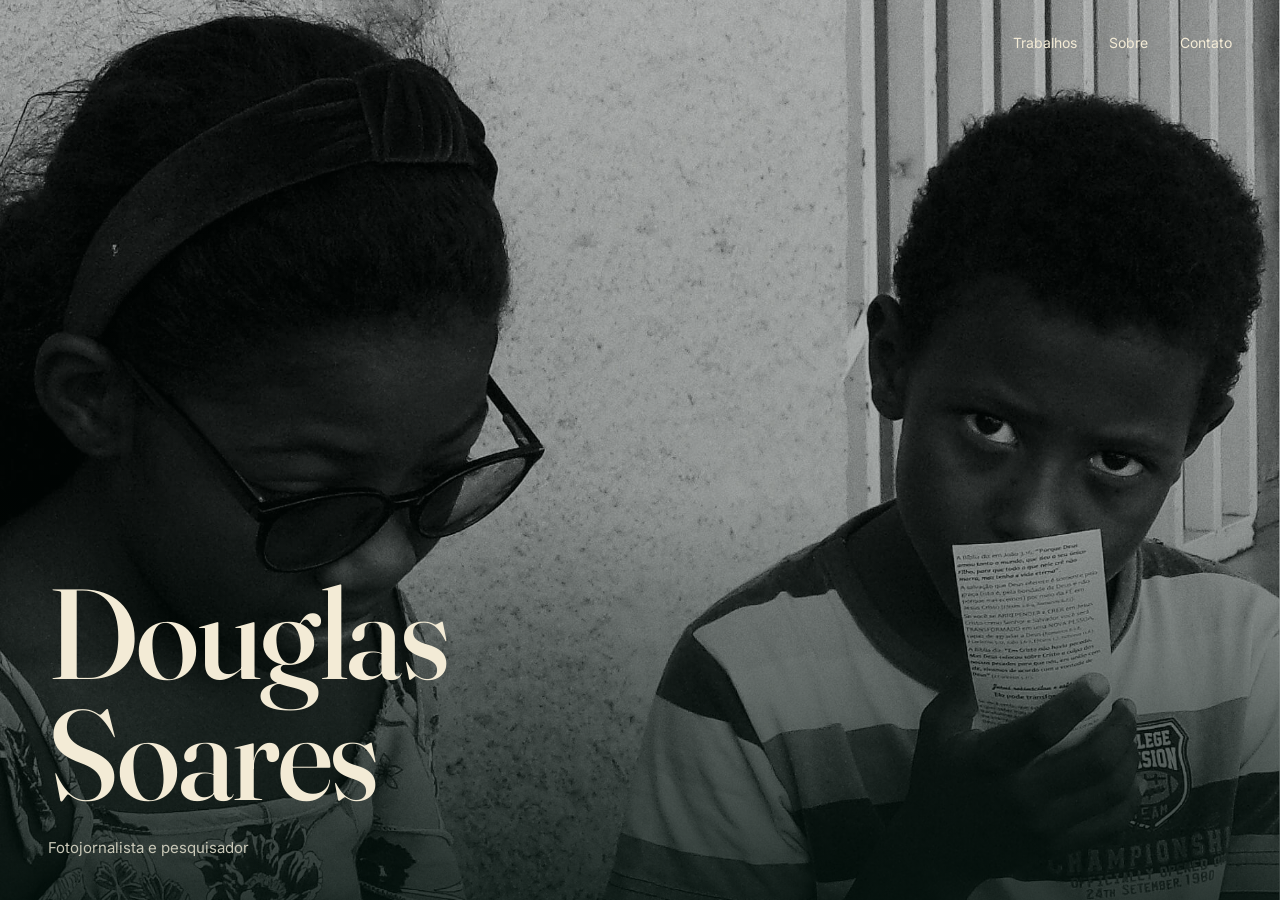
<file: index.html>
<!DOCTYPE html>
<html lang="pt-BR">
<head>
<meta charset="UTF-8">
<meta name="viewport" content="width=device-width, initial-scale=1.0">
<title>Douglas Soares — fotojornalismo e pesquisa</title>
<link rel="stylesheet" href="estilo.css">
</head>
<body>
<header class="hero">
  <nav class="hero-nav">
    <a href="trabalhos.html">Trabalhos</a>
    <a href="sobre.html">Sobre</a>
    <a href="contato.html">Contato</a>
  </nav>
  <h1>Douglas<br>Soares</h1>
  <p>Fotojornalista e pesquisador</p>
</header>
</body>
</html>
</file>
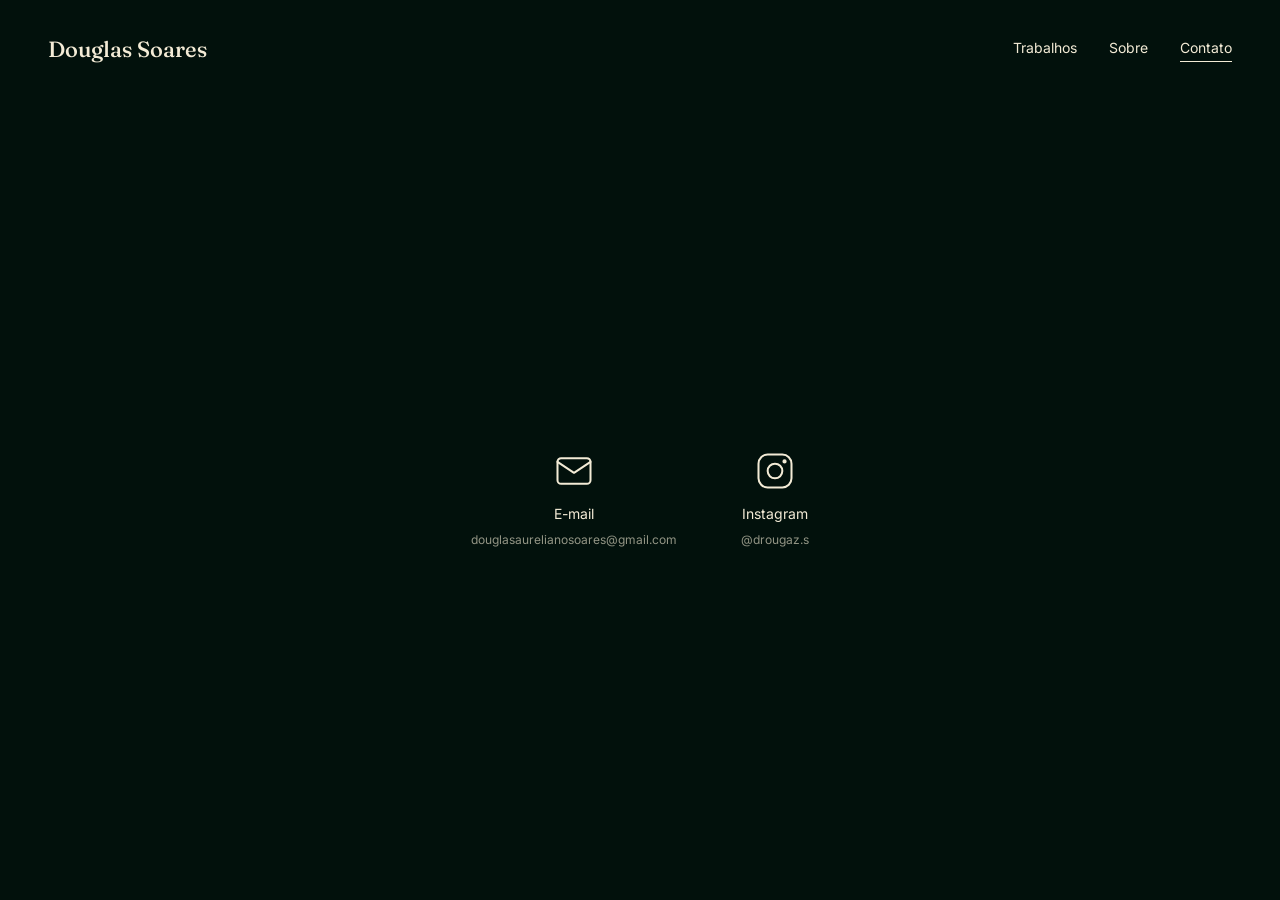
<file: contato.html>
<!DOCTYPE html>
<html lang="pt-BR">
<head>
<meta charset="UTF-8">
<meta name="viewport" content="width=device-width, initial-scale=1.0">
<title>Contato — Douglas Soares</title>
<link rel="stylesheet" href="estilo.css">
</head>
<body>
<header class="topbar">
  <a class="name" href="index.html">Douglas Soares</a>
  <nav>
    <a href="trabalhos.html">Trabalhos</a>
    <a href="sobre.html">Sobre</a>
    <a href="contato.html" class="active">Contato</a>
  </nav>
</header>

<main class="contact">
  <a href="mailto:douglasaurelianosoares@gmail.com">
    <svg width="44" height="44" viewBox="0 0 24 24" fill="none" stroke="currentColor" stroke-width="1.1" stroke-linecap="round" stroke-linejoin="round" aria-hidden="true"><rect x="3" y="5" width="18" height="14" rx="2"/><path d="m3 7 9 6 9-6"/></svg>
    <span class="label">E-mail</span>
    <span class="detail">douglasaurelianosoares@gmail.com</span>
  </a>
  <a href="https://www.instagram.com/drougaz.s/" target="_blank" rel="noopener">
    <svg width="44" height="44" viewBox="0 0 24 24" fill="none" stroke="currentColor" stroke-width="1.1" stroke-linecap="round" stroke-linejoin="round" aria-hidden="true"><rect x="3" y="3" width="18" height="18" rx="5"/><circle cx="12" cy="12" r="4"/><circle cx="17.2" cy="6.8" r="0.6" fill="currentColor"/></svg>
    <span class="label">Instagram</span>
    <span class="detail">@drougaz.s</span>
  </a>
</main>
</body>
</html>
</file>
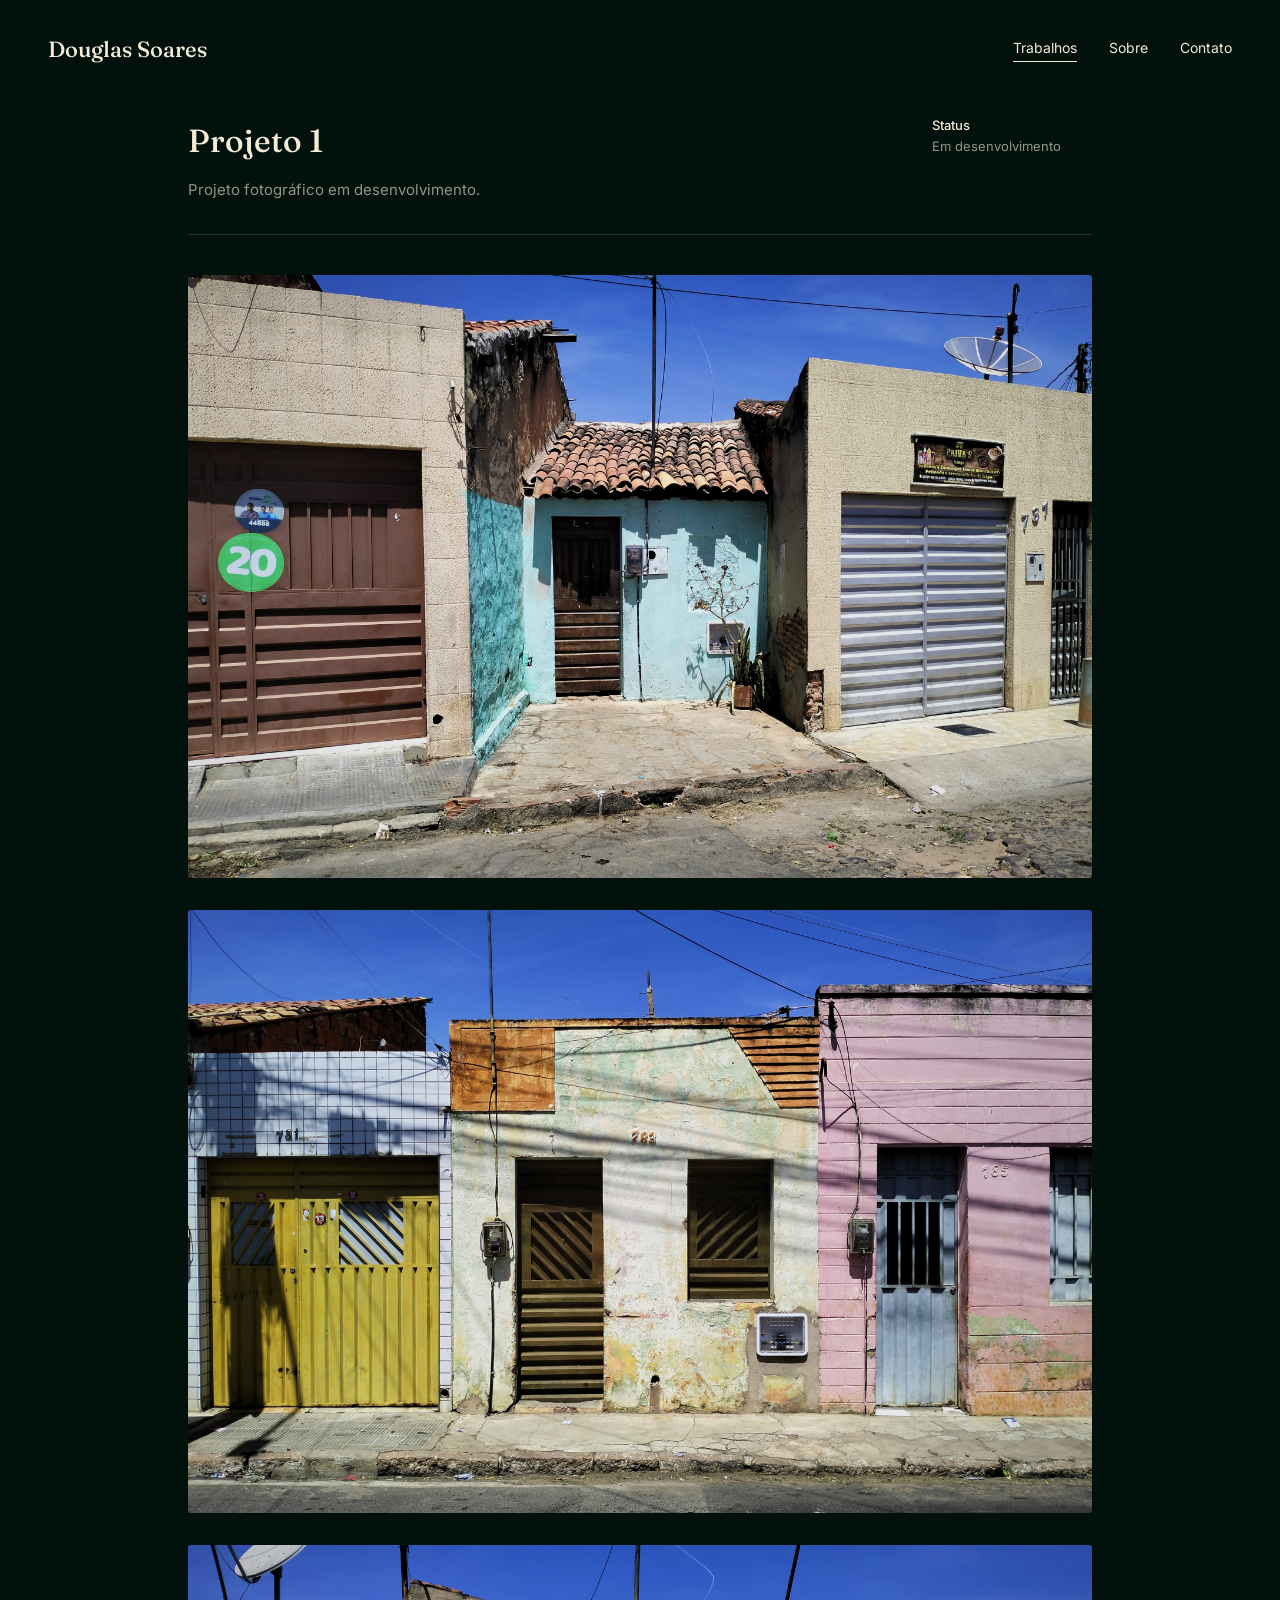
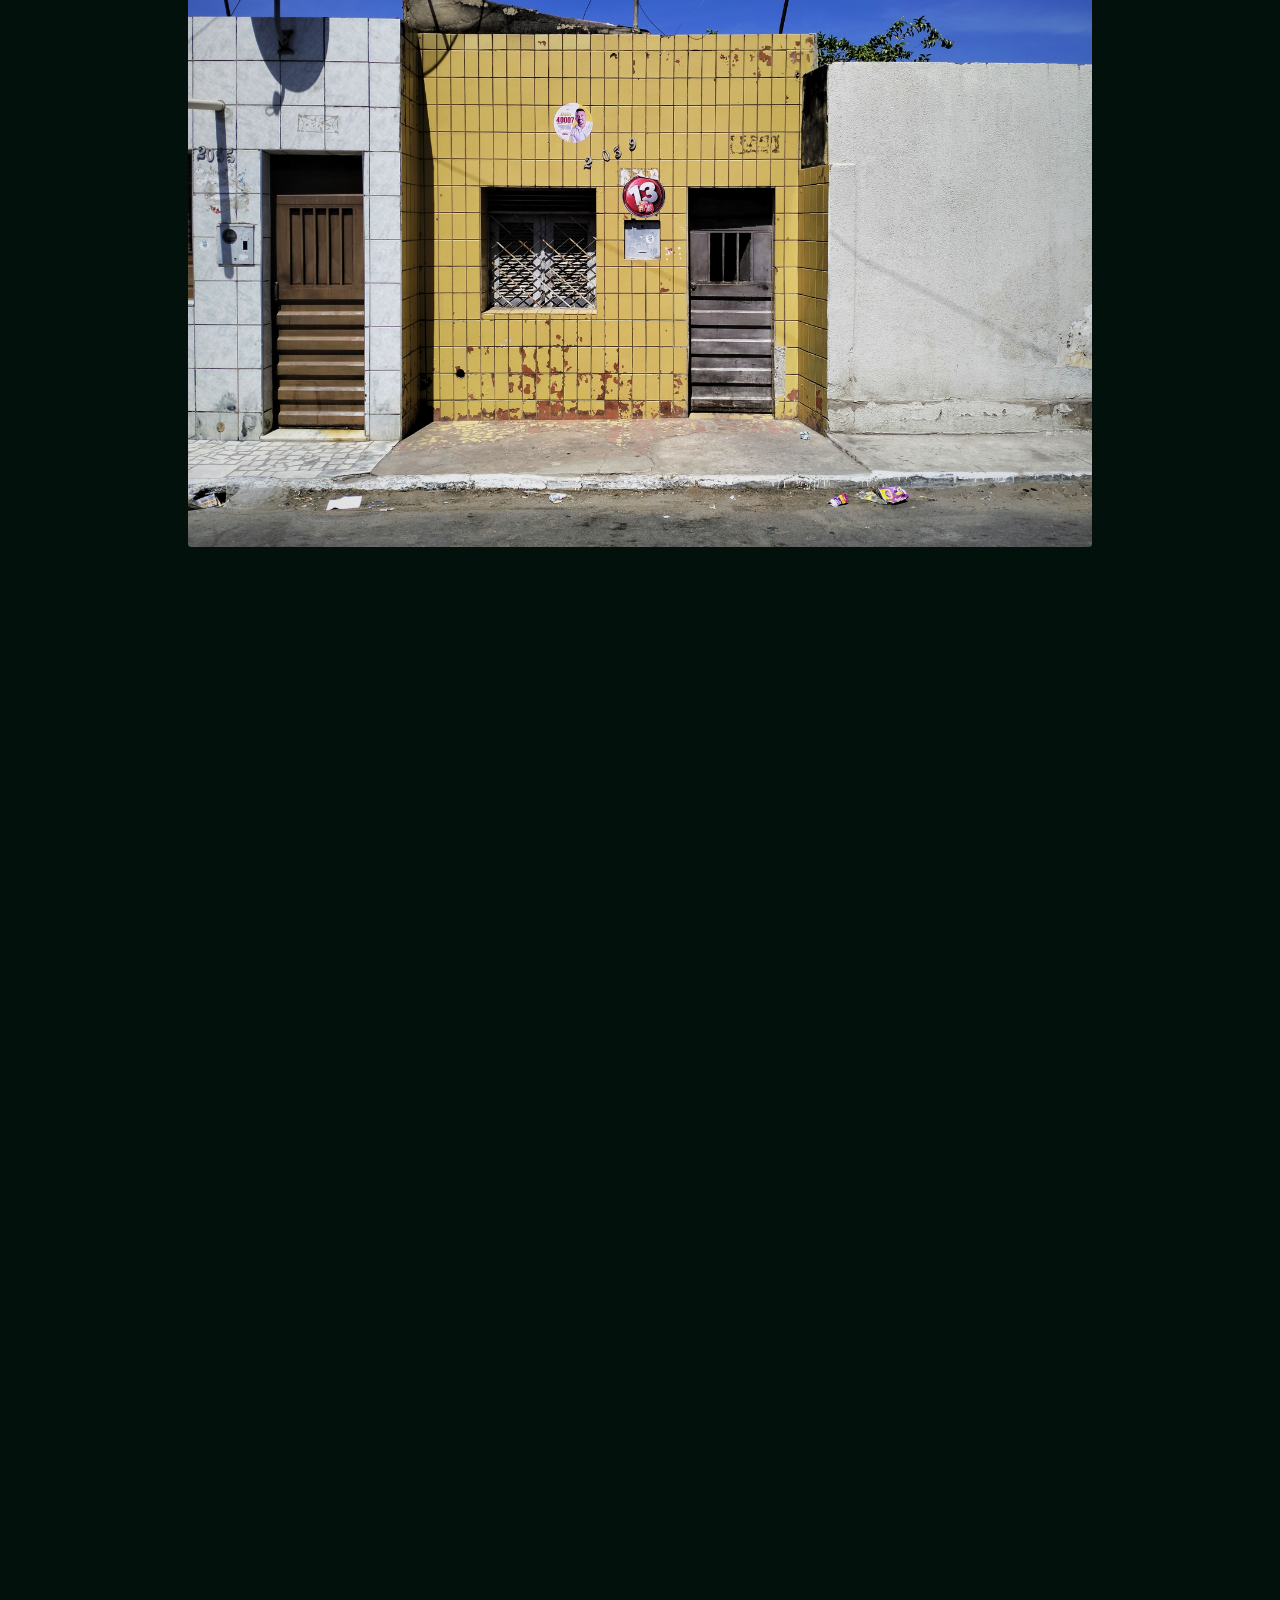
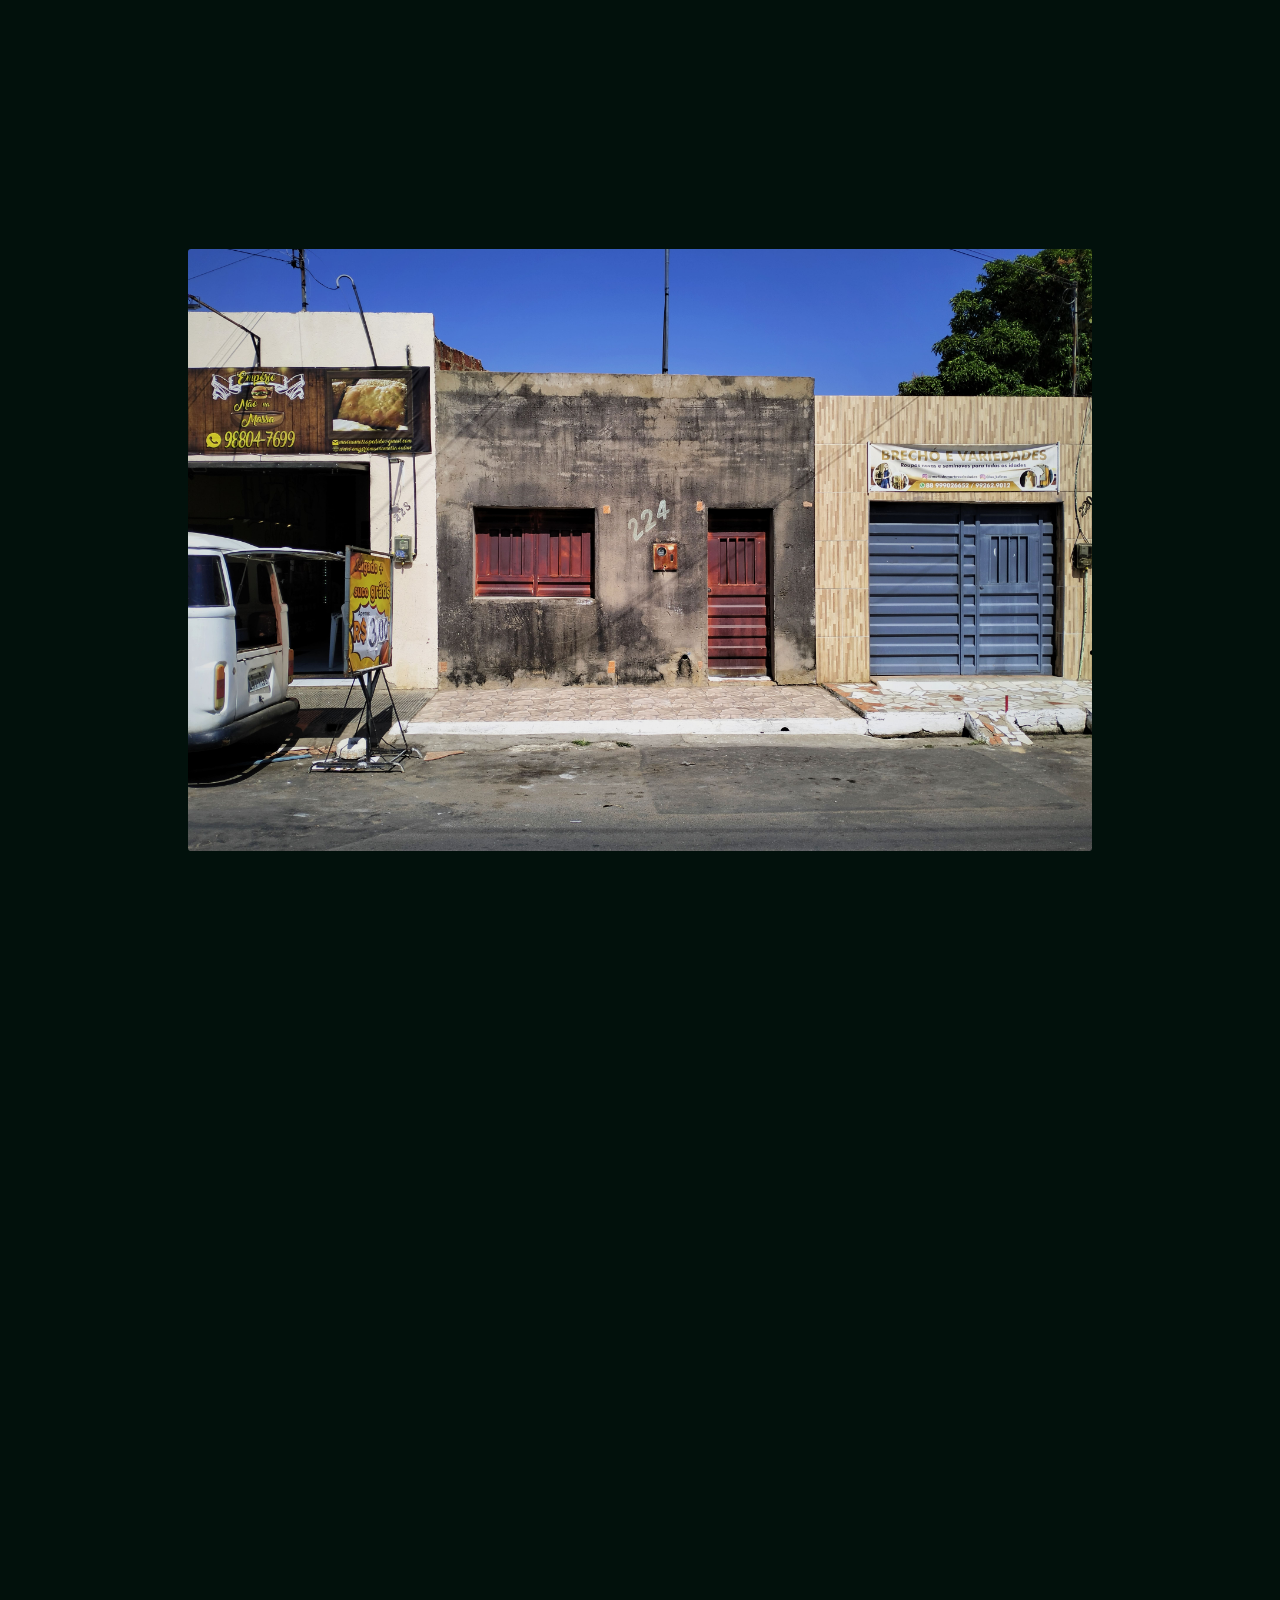
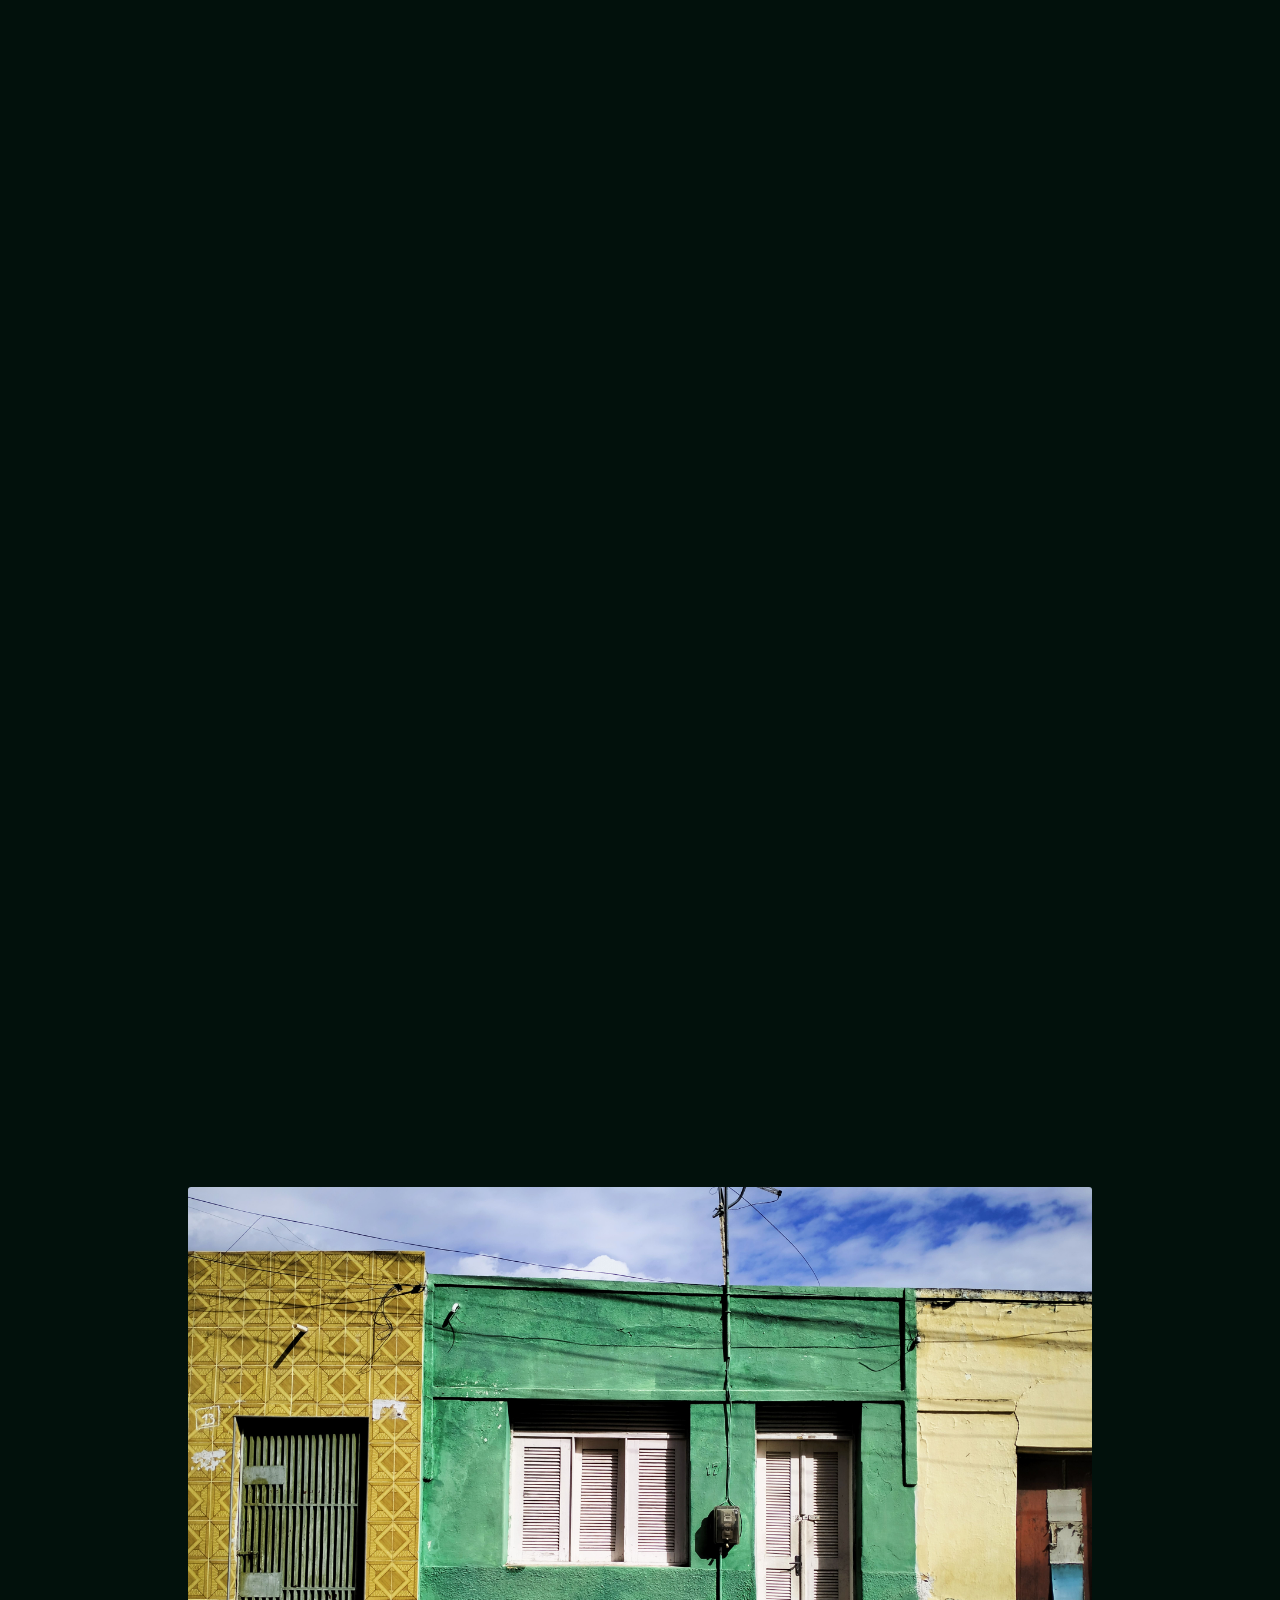
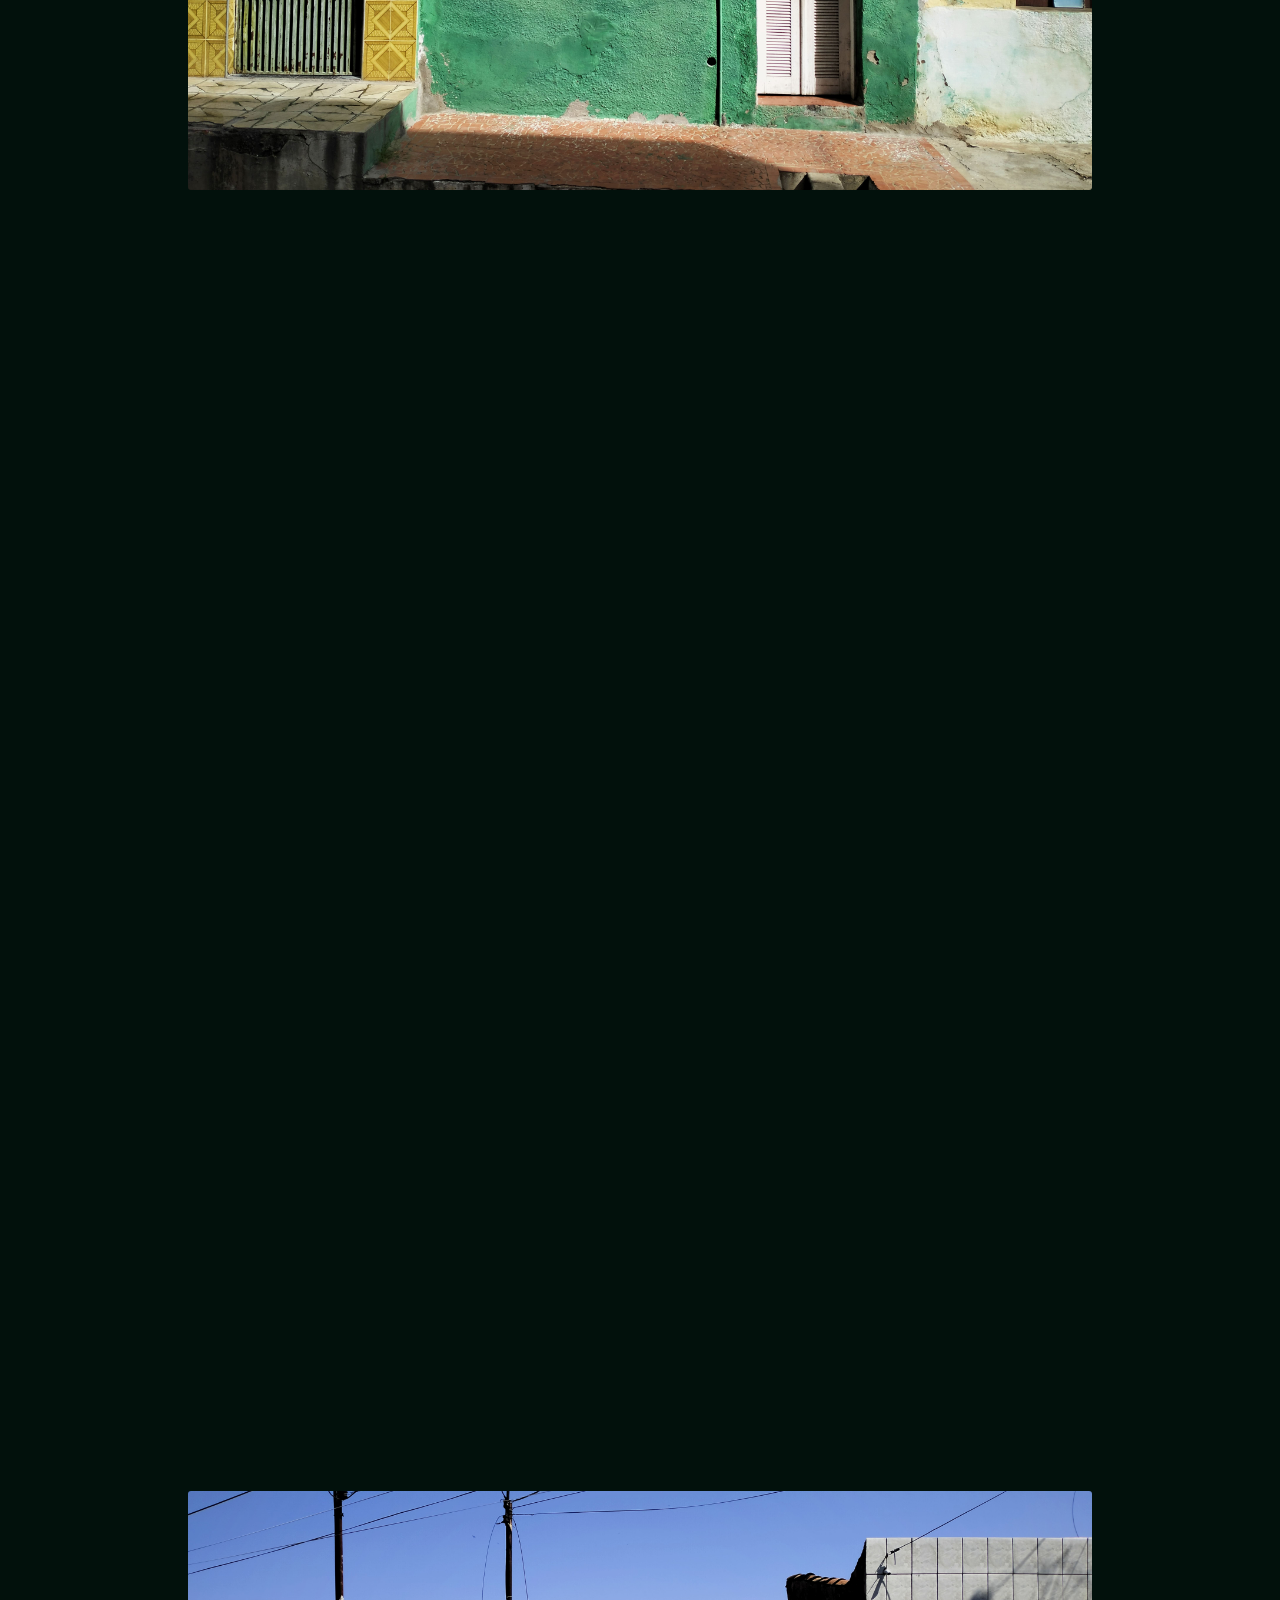
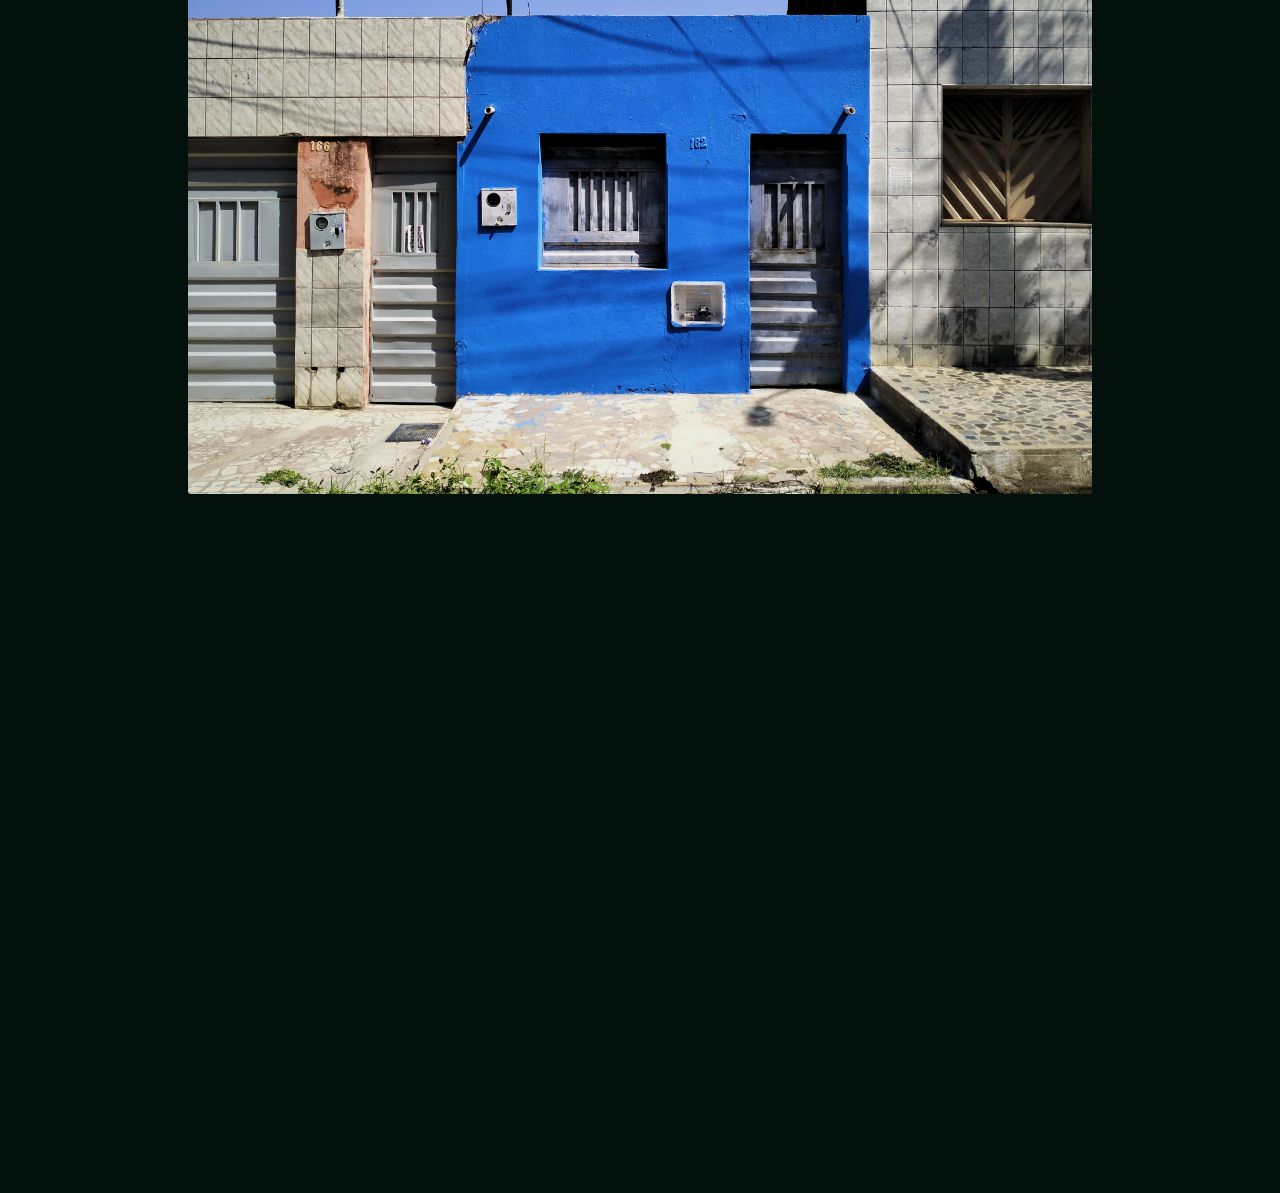
<file: projeto-1.html>
<!DOCTYPE html>
<html lang="pt-BR">
<head>
<meta charset="UTF-8">
<meta name="viewport" content="width=device-width, initial-scale=1.0">
<title>Projeto 1 — Douglas Soares</title>
<link rel="stylesheet" href="estilo.css">
</head>
<body>
<header class="topbar">
  <a class="name" href="index.html">Douglas Soares</a>
  <nav>
    <a href="trabalhos.html" class="active">Trabalhos</a>
    <a href="sobre.html">Sobre</a>
    <a href="contato.html">Contato</a>
  </nav>
</header>

<main class="project">
  <div class="project-header">
    <div>
      <h1>Projeto 1</h1>
      <p>Projeto fotográfico em desenvolvimento.</p>
    </div>
    <div class="meta">
      <div><strong>Status</strong>Em desenvolvimento</div>
    </div>
  </div>

  <div class="photo-series">
    <figure>
      <img src="foto_projeto1_foto1.jpg" alt="Projeto 1, foto 1">
    </figure>
    <figure>
      <img src="foto_projeto1_foto2.jpg" alt="Projeto 1, foto 2" loading="lazy" decoding="async">
    </figure>
    <figure>
      <img src="foto_projeto1_foto3.jpg" alt="Projeto 1, foto 3" loading="lazy" decoding="async">
    </figure>
    <figure>
      <img src="foto_projeto1_foto4.jpg" alt="Projeto 1, foto 4" loading="lazy" decoding="async">
    </figure>
    <figure>
      <img src="foto_projeto1_foto5.jpg" alt="Projeto 1, foto 5" loading="lazy" decoding="async">
    </figure>
    <figure>
      <img src="foto_projeto1_foto6.jpg" alt="Projeto 1, foto 6" loading="lazy" decoding="async">
    </figure>
    <figure>
      <img src="foto_projeto1_foto7.jpg" alt="Projeto 1, foto 7" loading="lazy" decoding="async">
    </figure>
    <figure>
      <img src="foto_projeto1_foto8.jpg" alt="Projeto 1, foto 8" loading="lazy" decoding="async">
    </figure>
    <figure>
      <img src="foto_projeto1_foto9.jpg" alt="Projeto 1, foto 9" loading="lazy" decoding="async">
    </figure>
    <figure>
      <img src="foto_projeto1_foto10.jpg" alt="Projeto 1, foto 10" loading="lazy" decoding="async">
    </figure>
    <figure>
      <img src="foto_projeto1_foto11.jpg" alt="Projeto 1, foto 11" loading="lazy" decoding="async">
    </figure>
    <figure>
      <img src="foto_projeto1_foto12.jpg" alt="Projeto 1, foto 12" loading="lazy" decoding="async">
    </figure>
    <figure>
      <img src="foto_projeto1_foto13.jpg" alt="Projeto 1, foto 13" loading="lazy" decoding="async">
    </figure>
    <figure>
      <img src="foto_projeto1_foto14.jpg" alt="Projeto 1, foto 14" loading="lazy" decoding="async">
    </figure>
  </div>
</main>
</body>
</html>
</file>
<file: estilo.css>
@import url('https://fonts.googleapis.com/css2?family=Fraunces:opsz,wght@9..144,400;9..144,500&family=Inter:wght@400;500&display=swap');

:root {
  --bg: #02110c;
  --bg-raised: #1b422f;
  --text: #f3ebd6;
  --text-secondary: #939585;
  --accent: #f3ebd6;
  --border: rgba(243, 235, 214, 0.16);
}

* { box-sizing: border-box; }

body {
  margin: 0;
  background: var(--bg);
  color: var(--text);
  font-family: 'Inter', sans-serif;
  font-size: 16px;
  line-height: 1.6;
}

a { color: inherit; text-decoration: none; }
a:hover { color: var(--accent); }

/* ---------- Menu (igual em todas as páginas) ---------- */
.topbar {
  display: flex;
  justify-content: space-between;
  align-items: center;
  padding: 2rem 3rem;
}

.topbar .name {
  font-family: 'Fraunces', serif;
  font-size: 22px;
  font-weight: 500;
}

.topbar nav,
.hero-nav {
  display: flex;
  gap: 32px;
  font-size: 14px;
}

.topbar nav a,
.hero-nav a { color: var(--text); }

.topbar nav a:hover,
.hero-nav a:hover { color: var(--accent); }

/* Sublinhado do menu (página atual e ao passar o mouse) */
.topbar nav a,
.hero-nav a {
  position: relative;
  padding-bottom: 3px;
}

.topbar nav a::after,
.hero-nav a::after {
  content: '';
  position: absolute;
  left: 0;
  bottom: 0;
  width: 100%;
  height: 1px;
  background: currentColor;
  transform: scaleX(0);
  transform-origin: left;
}

.topbar nav a:hover::after,
.hero-nav a:hover::after,
.topbar nav a.active::after {
  transform: scaleX(1);
}

/* ---------- Capa (home) ---------- */
.hero {
  position: relative;
  min-height: 100vh;
  display: flex;
  flex-direction: column;
  justify-content: flex-end;
  padding: 2.5rem 3rem;
  background:
    linear-gradient(to top, rgba(2,17,12,0.78) 0%, rgba(2,17,12,0.25) 45%, rgba(2,17,12,0.15) 100%),
    url('foto_home_capa.jpg') center / cover no-repeat,
    radial-gradient(ellipse at 70% 28%, #1b422f 0%, #0a2419 45%, #02110c 90%);
}

.hero-nav {
  position: absolute;
  top: 0;
  left: 0;
  right: 0;
  justify-content: flex-end;
  padding: 2rem 3rem;
}

.hero h1 {
  font-family: 'Fraunces', serif;
  font-weight: 500;
  font-size: clamp(56px, 10vw, 128px);
  line-height: 0.95;
  letter-spacing: -0.02em;
  margin: 0;
  color: var(--text);
}

.hero p {
  margin: 20px 0 0;
  font-size: 15px;
  color: #c9c8b8;
}

/* ---------- Trabalhos: três capas lado a lado ---------- */
.works {
  display: grid;
  grid-template-columns: repeat(3, 1fr);
  gap: 20px;
  max-width: 1400px;
  margin: 1rem auto 3rem;
  padding: 0 3rem;
}

.cover {
  position: relative;
  display: flex;
  align-items: center;
  justify-content: center;
  height: 68vh;
  min-height: 380px;
  background: var(--bg-raised);
  border: 1px solid var(--border);
  border-radius: 3px;
  overflow: hidden;
}

.cover img {
  position: absolute;
  inset: 0;
  width: 100%;
  height: 100%;
  object-fit: cover;
}

.cover::after {
  content: '';
  position: absolute;
  inset: 0;
  background: rgba(2, 17, 12, 0.4);
  transition: background 0.3s;
}

.cover:hover::after { background: rgba(2, 17, 12, 0.15); }

.cover-title {
  position: relative;
  z-index: 2;
  font-family: 'Fraunces', serif;
  font-weight: 500;
  font-size: 30px;
  color: var(--text);
  text-align: center;
  padding: 0 1rem;
}

/* ---------- Sobre: texto à esquerda, foto à direita ---------- */
.about-split {
  display: grid;
  grid-template-columns: 1fr 1fr;
  gap: 5rem;
  align-items: center;
  max-width: 1100px;
  margin: 2rem auto 4rem;
  padding: 0 3rem;
}

.about-split h1 {
  font-family: 'Fraunces', serif;
  font-weight: 400;
  font-style: italic;
  font-size: 42px;
  line-height: 1.15;
  margin: 0 0 1.5rem;
}

.about-split .divider {
  border: 0;
  border-top: 1px solid var(--border);
  margin: 0 0 1.5rem;
}

.about-split p {
  color: var(--text-secondary);
  margin: 0 0 1.25rem;
}

.photo-slot {
  position: relative;
  aspect-ratio: 4 / 5;
  display: flex;
  flex-direction: column;
  align-items: center;
  justify-content: center;
  gap: 4px;
  background: var(--bg-raised);
  border: 1px dashed var(--border);
  border-radius: 3px;
  overflow: hidden;
  color: #c9c8b8;
  font-size: 14px;
  text-align: center;
}

.photo-slot small { font-size: 12px; opacity: 0.7; }

.photo-slot img {
  position: absolute;
  inset: 0;
  width: 100%;
  height: 100%;
  object-fit: cover;
}

/* ---------- Contato ---------- */
.contact {
  min-height: calc(100vh - 100px);
  display: flex;
  align-items: center;
  justify-content: center;
  gap: 4rem;
  padding: 2rem;
}

.contact a {
  display: flex;
  flex-direction: column;
  align-items: center;
  gap: 10px;
  color: var(--text);
  text-align: center;
}

.contact a:hover { color: var(--accent); }
.contact svg { width: 44px; height: 44px; }
.contact .label { font-size: 14px; }
.contact .detail { font-size: 12px; color: var(--text-secondary); margin-top: -6px; }

/* ---------- Página de projeto ---------- */
.project {
  max-width: 1000px;
  margin: 1rem auto 4rem;
  padding: 0 3rem;
}

.project-header {
  display: flex;
  justify-content: space-between;
  align-items: flex-start;
  gap: 2rem;
  border-bottom: 1px solid var(--border);
  padding-bottom: 2rem;
  margin-bottom: 2.5rem;
}

.project-header h1 {
  font-family: 'Fraunces', serif;
  font-weight: 500;
  font-size: 32px;
  margin: 0 0 12px;
}

.project-header p {
  color: var(--text-secondary);
  font-size: 15px;
  max-width: 460px;
  margin: 0;
}

.meta { font-size: 13px; color: var(--text-secondary); min-width: 160px; }
.meta div { margin-bottom: 8px; }
.meta strong { color: var(--text); display: block; font-weight: 500; }

.photo-series { display: flex; flex-direction: column; gap: 2rem; }
.photo-series figure { margin: 0; }
.photo-series img { width: 100%; display: block; border-radius: 3px; }
.photo-series figcaption { font-size: 13px; color: var(--text-secondary); margin-top: 10px; }

/* ---------- Celular ---------- */
@media (max-width: 720px) {
  .topbar { flex-direction: column; align-items: flex-start; gap: 1rem; padding: 1.5rem; }
  .topbar nav { gap: 20px; }
  .hero { padding: 1.5rem; }
  .hero-nav { padding: 1.5rem; gap: 20px; }
  .works { grid-template-columns: 1fr; padding: 0 1.5rem; }
  .cover { height: 50vh; }
  .about-split { grid-template-columns: 1fr; gap: 2rem; padding: 0 1.5rem; }
  .contact { gap: 2.5rem; }
  .project { padding: 0 1.5rem; }
  .project-header { flex-direction: column; }
}


/* ---------- Animações (desligadas para quem prefere menos movimento) ---------- */
@media (prefers-reduced-motion: no-preference) {

  /* Transição suave entre páginas (Chrome, Edge, Safari recente) */
  @view-transition { navigation: auto; }

  ::view-transition-old(root),
  ::view-transition-new(root) {
    animation-duration: 0.45s;
  }

  /* Capa: nome e frase surgem subindo devagar */
  @keyframes subir {
    from { opacity: 0; transform: translateY(26px); }
    to   { opacity: 1; transform: none; }
  }

  .hero h1 { animation: subir 1.1s cubic-bezier(0.2, 0.7, 0.2, 1) both; }
  .hero p { animation: subir 1.1s cubic-bezier(0.2, 0.7, 0.2, 1) 0.25s both; }
  .hero-nav { animation: subir 1s ease 0.5s both; }

  /* Menu: sublinhado desliza */
  .topbar nav a::after,
  .hero-nav a::after {
    transition: transform 0.35s ease;
  }

  /* Trabalhos: zoom leve na foto da capa */
  .cover img { transition: transform 0.9s cubic-bezier(0.2, 0.7, 0.2, 1); }
  .cover:hover img { transform: scale(1.05); }
}
</file>
